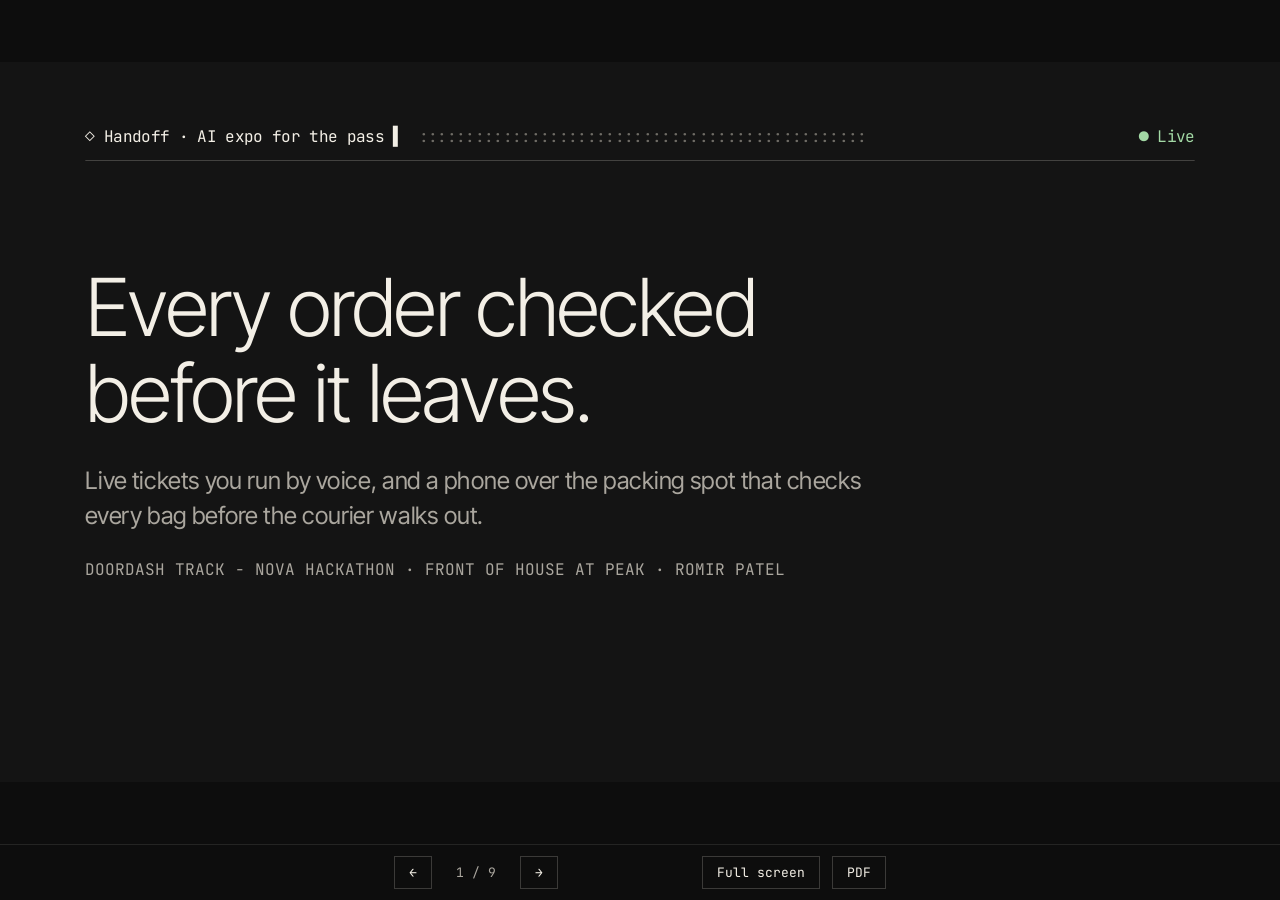
<file: docs/index.html>
<!doctype html>
<html lang="en"><head><meta charset="utf-8"><meta name="viewport" content="width=device-width, initial-scale=1">
<title>Handoff pitch · Romir Patel</title>
<meta name="description" content="Handoff: an AI expo for the pass. Live tickets you run by voice, and a phone that checks every bag before the courier walks out.">
<link rel="preconnect" href="https://fonts.googleapis.com"><link rel="preconnect" href="https://fonts.gstatic.com" crossorigin><link rel="stylesheet" href="https://fonts.googleapis.com/css2?family=Inter+Tight:wght@300;400;500;600&display=swap"><link rel="stylesheet" href="https://fonts.googleapis.com/css2?family=JetBrains+Mono:wght@400;500&display=swap">
<style>
*{margin:0;box-sizing:border-box}
html,body{height:100%;background:#0d0d0d;color:#f3efe6;overflow:hidden;font-family:'Inter Tight',Arial,sans-serif}
#stage{position:fixed;inset:0 0 56px 0;overflow:hidden}
#deck{width:1920px;height:1080px;position:absolute;left:50%;top:50%;transform-origin:center center}
#deck section{position:absolute;inset:0;width:1920px;height:1080px;overflow:hidden;opacity:0;visibility:hidden;transition:opacity .35s ease,visibility 0s .35s}
#deck section.on{opacity:1;visibility:visible;transition:opacity .35s ease}
nav{position:fixed;left:0;right:0;bottom:0;height:56px;display:flex;align-items:center;justify-content:center;gap:12px;padding:0 16px;
  font-family:'JetBrains Mono','Courier New',monospace;font-size:13px;color:#aaa69e;border-top:1px solid rgba(243,239,230,.1)}
nav button,nav a{background:none;border:1px solid rgba(243,239,230,.2);color:#f3efe6;font:inherit;padding:7px 14px;cursor:pointer;text-decoration:none}
nav button:hover,nav a:hover{border-color:#e9c27f;color:#e9c27f}
nav .count{min-width:64px;text-align:center}
nav .spacer{flex:1;max-width:120px}
@media (max-width:600px){nav{gap:8px}nav .spacer{display:none}nav button,nav a{padding:7px 10px}#full{display:none}}
@media print{nav{display:none}}
</style></head><body>
<div id="stage"><div id="deck">
<section id="cover" data-transition="fade" style="display:flex; flex-direction:column; gap:40px; justify-content:center; padding:128px; background:#141414">
  <div style="position:absolute; top:96px; right:128px; left:128px; display:flex; flex-direction:row; gap:24px; align-items:center; padding:0 0 20px; border-bottom:1px solid #f3efe647">
    <p style="font-family:'JetBrains Mono', 'Courier New', monospace; font-size:24px; white-space:nowrap; color:#f3efe6">◇ Handoff · AI expo for the pass ▌</p>
    <p style="flex:1; font-family:'JetBrains Mono', 'Courier New', monospace; font-size:24px; white-space:nowrap; color:#6f6c66">::::::::::::::::::::::::::::::::::::::::::::::::</p>
    <p style="font-family:'JetBrains Mono', 'Courier New', monospace; font-size:24px; white-space:nowrap; color:#a3d9a5">● Live</p>
  </div>
  <h1 style="font-family:'Inter Tight', Arial, sans-serif; font-size:120px; font-weight:300; line-height:1.08; letter-spacing:-4px; color:#f3efe6">Every order checked<br>before it leaves.</h1>
  <p style="width:1180px; font-family:'Inter Tight', Arial, sans-serif; font-size:36px; line-height:1.45; color:#aaa69e">Live tickets you run by voice, and a phone over the packing spot that checks every bag before the courier walks out.</p>
  <p style="font-family:'JetBrains Mono', 'Courier New', monospace; font-size:24px; letter-spacing:1px; text-transform:uppercase; color:#aaa69e">DoorDash Track - Nova hackathon · Front of house at peak · Romir Patel</p>
  
</section>

<section id="story" data-transition="fade" style="background:#141414;color:#f3efe6;font-family:'Inter Tight', Arial, sans-serif;padding:128px 128px 160px;display:grid;grid-template-columns:760px 1fr;gap:80px;align-items:center">
<div style="position:relative;width:760px;height:570px">
<img src="chipotle.webp" alt="The Chipotle order: three soft flour tortilla tacos with chicken, rice and black beans, and a kids meal tray with a quesadilla, rice, beans and chips, next to the paper bag. No drink." style="width:760px;height:570px;object-fit:cover;border:1px solid rgba(243,239,230,0.28)">
<p style="position:absolute;left:24px;top:500px;width:420px;font-family:'JetBrains Mono', 'Courier New', monospace;font-size:24px;color:#141414;background:#ef9580;padding:8px 14px;white-space:nowrap">× Soft shell · ordered hard</p>
<p style="position:absolute;left:470px;top:410px;width:266px;font-family:'JetBrains Mono', 'Courier New', monospace;font-size:24px;color:#141414;background:#ef9580;padding:8px 14px;white-space:nowrap">× No kids drink</p>
</div>
<div style="display:flex;flex-direction:column;gap:48px">
<div style="display:flex;flex-direction:column;gap:16px">
<p style="font-family:'JetBrains Mono', 'Courier New', monospace;font-size:24px;color:#aaa69e;text-transform:uppercase;letter-spacing:1px">Yesterday · my Chipotle order on DoorDash</p>
<h2 style="font-size:72px;font-weight:300;letter-spacing:-2px;line-height:1.1">I had this exact problem yesterday.</h2>
</div>
<div style="display:flex;flex-direction:column">
<div style="display:flex;flex-direction:row;align-items:center;justify-content:space-between;gap:24px;border-top:1px solid rgba(243,239,230,0.13);padding:32px 0">
<div style="display:flex;flex-direction:column;gap:8px">
<p style="font-family:'JetBrains Mono', 'Courier New', monospace;font-size:24px;color:#aaa69e">Ordered: hard shell tacos</p>
<p style="font-size:44px;font-weight:300;letter-spacing:-1px;color:#ef9580">Got soft shell.</p>
</div>
<p style="font-family:'JetBrains Mono', 'Courier New', monospace;font-size:24px;color:#141414;background:#a3d9a5;padding:10px 18px;white-space:nowrap">Would’ve been caught</p>
</div>
<div style="display:flex;flex-direction:row;align-items:center;justify-content:space-between;gap:24px;border-top:1px solid rgba(243,239,230,0.13);border-bottom:1px solid rgba(243,239,230,0.13);padding:32px 0">
<div style="display:flex;flex-direction:column;gap:8px">
<p style="font-family:'JetBrains Mono', 'Courier New', monospace;font-size:24px;color:#aaa69e">Ordered: kids meal</p>
<p style="font-size:44px;font-weight:300;letter-spacing:-1px;color:#ef9580">No drink in the bag.</p>
</div>
<p style="font-family:'JetBrains Mono', 'Courier New', monospace;font-size:24px;color:#141414;background:#a3d9a5;padding:10px 18px;white-space:nowrap">Would’ve been caught</p>
</div>
</div>
<p style="font-size:32px;line-height:1.45;color:#aaa69e">By the time I opened the bag, the courier was long gone. A ten-second look at the counter would have fixed both.</p>
</div>
<div style="position:absolute;left:128px;right:128px;bottom:64px;display:flex;flex-direction:row;justify-content:space-between;border-top:1px solid rgba(243,239,230,0.13);padding:16px 0 0">
<p style="font-family:'JetBrains Mono', 'Courier New', monospace;font-size:24px;color:#aaa69e">Handoff · AI expo for the pass</p>
<p style="font-family:'JetBrains Mono', 'Courier New', monospace;font-size:24px;color:#aaa69e">02</p>
</div>

</section>


<section id="problem" data-transition="fade" style="background:#141414;color:#f3efe6;font-family:'Inter Tight', Arial, sans-serif;padding:128px 128px 160px;display:flex;flex-direction:column;gap:56px">
<div style="display:flex;flex-direction:column;gap:16px">
<p style="font-family:'JetBrains Mono', 'Courier New', monospace;font-size:24px;color:#aaa69e;text-transform:uppercase;letter-spacing:1px">The problem · DoorDash’s two challenges</p>
<h2 style="font-size:72px;font-weight:300;letter-spacing:-2px;line-height:1.1">Timing and packing break at peak.</h2>
</div>
<div style="display:grid;grid-template-columns:1fr 1fr;border:1px solid rgba(243,239,230,0.13)">
<div style="display:flex;flex-direction:column;gap:20px;padding:48px;border-right:1px solid rgba(243,239,230,0.13)">
<p style="font-family:'JetBrains Mono', 'Courier New', monospace;font-size:24px;color:#e9c27f;text-transform:uppercase">01 · Prep timing</p>
<h3 style="font-size:40px;font-weight:400;letter-spacing:-1px;line-height:1.2">When should this order start cooking?</h3>
<p style="font-size:28px;line-height:1.5;color:#aaa69e">Orders arrive from different apps with different timing, and pickup times move. Start too early and food sits; too late and the Dasher waits.</p>
<p style="font-size:28px;line-height:1.5;color:#f3efe6;font-style:italic;border-top:1px solid rgba(243,239,230,0.13);padding:20px 0 0">How can AI help coordinate prep and timing?</p>
</div>
<div style="display:flex;flex-direction:column;gap:20px;padding:48px">
<p style="font-family:'JetBrains Mono', 'Courier New', monospace;font-size:24px;color:#ef9580;text-transform:uppercase">02 · Packing &amp; pickup</p>
<h3 style="font-size:40px;font-weight:400;letter-spacing:-1px;line-height:1.2">Is this bag right, and is it theirs?</h3>
<p style="font-size:28px;line-height:1.5;color:#aaa69e">Cooked isn’t done. Everything has to be packed right and handed to the right person, and every fix steals time from the next order.</p>
<p style="font-size:28px;line-height:1.5;color:#f3efe6;font-style:italic;border-top:1px solid rgba(243,239,230,0.13);padding:20px 0 0">How can AI make pickup more reliable, with less work for staff?</p>
</div>
</div>
<div style="position:absolute;left:128px;right:128px;bottom:64px;display:flex;flex-direction:row;justify-content:space-between;border-top:1px solid rgba(243,239,230,0.13);padding:16px 0 0">
<p style="font-family:'JetBrains Mono', 'Courier New', monospace;font-size:24px;color:#aaa69e">Handoff · AI expo for the pass</p>
<p style="font-family:'JetBrains Mono', 'Courier New', monospace;font-size:24px;color:#aaa69e">03</p>
</div>

</section>


<section id="solution" data-transition="fade" style="background:#141414;color:#f3efe6;font-family:'Inter Tight', Arial, sans-serif;padding:128px 128px 160px;display:flex;flex-direction:column;gap:48px">
<div style="display:flex;flex-direction:column;gap:16px">
<p style="font-family:'JetBrains Mono', 'Courier New', monospace;font-size:24px;color:#aaa69e;text-transform:uppercase;letter-spacing:1px">Our solution, put simply</p>
<h2 style="font-size:72px;font-weight:300;letter-spacing:-2px;line-height:1.1">One rail. Run by voice. Timed to the Dasher.</h2>
</div>
<div style="display:grid;grid-template-columns:1fr 1fr;border:1px solid rgba(243,239,230,0.13)">
<div style="display:flex;flex-direction:column;gap:16px;padding:40px;border-right:1px solid rgba(243,239,230,0.13);border-bottom:1px solid rgba(243,239,230,0.13);">
<p style="font-family:'JetBrains Mono', 'Courier New', monospace;font-size:24px;color:#e9c27f;text-transform:uppercase">01 · One rail</p>
<h3 style="font-size:40px;font-weight:400;letter-spacing:-1px;line-height:1.2">Every app in one place.</h3>
<p style="font-size:28px;line-height:1.5;color:#aaa69e">DoorDash, Uber Eats, phone and walk-in orders on one live ticket rail.</p>
</div>
<div style="display:flex;flex-direction:column;gap:16px;padding:40px;border-bottom:1px solid rgba(243,239,230,0.13);">
<p style="font-family:'JetBrains Mono', 'Courier New', monospace;font-size:24px;color:#e9c27f;text-transform:uppercase">02 · Fully by voice</p>
<h3 style="font-size:40px;font-weight:400;letter-spacing:-1px;line-height:1.2">No hands on a screen.</h3>
<p style="font-size:28px;line-height:1.5;color:#aaa69e">“New order for table 2…”, “what’s late?”, “start all the medium rare steaks.”</p>
</div>
<div style="display:flex;flex-direction:column;gap:16px;padding:40px;border-right:1px solid rgba(243,239,230,0.13);">
<p style="font-family:'JetBrains Mono', 'Courier New', monospace;font-size:24px;color:#e9c27f;text-transform:uppercase">03 · Smart timers</p>
<h3 style="font-size:40px;font-weight:400;letter-spacing:-1px;line-height:1.2">Timers set themselves.</h3>
<p style="font-size:28px;line-height:1.5;color:#aaa69e">From the dish and the doneness: a medium-rare ribeye gets 15 minutes.</p>
</div>
<div style="display:flex;flex-direction:column;gap:16px;padding:40px;">
<p style="font-family:'JetBrains Mono', 'Courier New', monospace;font-size:24px;color:#e9c27f;text-transform:uppercase">04 · Follows the courier</p>
<h3 style="font-size:40px;font-weight:400;letter-spacing:-1px;line-height:1.2">Start times update live.</h3>
<p style="font-size:28px;line-height:1.5;color:#aaa69e">Each ticket counts down to when to start, and moves when the Dasher runs early or late.</p>
</div>
</div>
<p style="font-family:'JetBrains Mono', 'Courier New', monospace;font-size:24px;color:#e9c27f;text-transform:uppercase;letter-spacing:1px">→ DoorDash challenge 01: prep timing</p>
<div style="position:absolute;left:128px;right:128px;bottom:64px;display:flex;flex-direction:row;justify-content:space-between;border-top:1px solid rgba(243,239,230,0.13);padding:16px 0 0">
<p style="font-family:'JetBrains Mono', 'Courier New', monospace;font-size:24px;color:#aaa69e">Handoff · AI expo for the pass</p>
<p style="font-family:'JetBrains Mono', 'Courier New', monospace;font-size:24px;color:#aaa69e">04</p>
</div>

</section>

<section id="timing" data-transition="fade" style="background:#141414;color:#f3efe6;font-family:'Inter Tight', Arial, sans-serif;padding:128px 128px 160px;display:flex;flex-direction:column;gap:44px">
<div style="display:flex;flex-direction:column;gap:16px">
<p style="font-family:'JetBrains Mono', 'Courier New', monospace;font-size:24px;color:#aaa69e;text-transform:uppercase;letter-spacing:1px">Live start times</p>
<h2 style="font-size:72px;font-weight:300;letter-spacing:-2px;line-height:1.1">Every ticket knows when to start.</h2>
</div>
<div style="display:flex;flex-direction:row;gap:16px;align-items:stretch">
<div style="flex:1;display:flex;flex-direction:column;gap:12px;padding:36px;border:1px solid rgba(243,239,230,0.13);background:#1a1a1a">
<p style="font-family:'JetBrains Mono', 'Courier New', monospace;font-size:24px;color:#aaa69e;text-transform:uppercase">Dasher arrives</p>
<p style="font-size:56px;font-weight:300;letter-spacing:-1px;line-height:1.1;color:#f3efe6">in 21 min</p>
<p style="font-size:26px;line-height:1.4;color:#aaa69e">Order 45 · DoorDash</p>
</div>
<p style="width:56px;align-self:center;font-family:'JetBrains Mono', 'Courier New', monospace;font-size:44px;color:#aaa69e;text-align:center">−</p>
<div style="flex:1;display:flex;flex-direction:column;gap:12px;padding:36px;border:1px solid rgba(243,239,230,0.13);background:#1a1a1a">
<p style="font-family:'JetBrains Mono', 'Courier New', monospace;font-size:24px;color:#aaa69e;text-transform:uppercase">Cook + pack</p>
<p style="font-size:56px;font-weight:300;letter-spacing:-1px;line-height:1.1;color:#f3efe6">15 + 2 min</p>
<p style="font-size:26px;line-height:1.4;color:#aaa69e">Medium-rare ribeye, then bagging</p>
</div>
<p style="width:56px;align-self:center;font-family:'JetBrains Mono', 'Courier New', monospace;font-size:44px;color:#aaa69e;text-align:center">=</p>
<div style="flex:1;display:flex;flex-direction:column;gap:12px;padding:36px;border:1px solid #e9c27f;background:#1a1a1a">
<p style="font-family:'JetBrains Mono', 'Courier New', monospace;font-size:24px;color:#aaa69e;text-transform:uppercase">Start</p>
<p style="font-size:56px;font-weight:300;letter-spacing:-1px;line-height:1.1;color:#e9c27f">in 4 min</p>
<p style="font-size:26px;line-height:1.4;color:#aaa69e">The laptop calls it out on time.</p>
</div>
</div>
<div style="display:flex;flex-direction:row;gap:24px;align-items:center;border-top:1px solid rgba(243,239,230,0.13);padding:32px 0 0">
<p style="font-family:'JetBrains Mono', 'Courier New', monospace;font-size:24px;color:#ef9580;white-space:nowrap">Dasher 10 min late?</p>
<p style="flex:1;font-size:32px;line-height:1.4;color:#f3efe6">“Dasher for order 45 is running 10 minutes late.”</p>
<p style="font-size:40px;font-weight:300;color:#e9c27f;white-space:nowrap">→ Start in 14 min</p>
</div>
<div style="position:absolute;left:128px;right:128px;bottom:64px;display:flex;flex-direction:row;justify-content:space-between;border-top:1px solid rgba(243,239,230,0.13);padding:16px 0 0">
<p style="font-family:'JetBrains Mono', 'Courier New', monospace;font-size:24px;color:#aaa69e">Handoff · AI expo for the pass</p>
<p style="font-family:'JetBrains Mono', 'Courier New', monospace;font-size:24px;color:#aaa69e">05</p>
</div>

</section>

<section id="demo-voice" data-transition="fade" style="background:#101010;color:#f3efe6;font-family:'Inter Tight', Arial, sans-serif;padding:96px 128px 160px;display:flex;flex-direction:row;gap:56px;align-items:center">
<div style="width:352px;display:flex;flex-direction:column;gap:32px">
<div style="display:flex;flex-direction:column;gap:16px">
<p style="font-family:'JetBrains Mono', 'Courier New', monospace;font-size:24px;color:#e9c27f;text-transform:uppercase;letter-spacing:1px">Recorded · the real app</p>
<h2 style="font-size:56px;font-weight:300;letter-spacing:-1.5px;line-height:1.1">Watch it run by voice.</h2>
</div>
<p style="font-size:26px;line-height:1.4;color:#aaa69e;border-top:1px solid rgba(243,239,230,0.13);padding:16px 0 0">Each caption is a sentence said at the pass; green is what the app says back.</p><p style="font-size:26px;line-height:1.4;color:#f3efe6;border-top:1px solid rgba(243,239,230,0.13);padding:16px 0 0">No taps. The rail updates as you talk.</p>
</div>
<video src="voice.mp4" poster="voice.jpg" aria-label="Screen recording of the Handoff dashboard: spoken commands with captions start timers, delay a Dasher, add a table order, and filter late tickets" style="width:1256px;height:707px;object-fit:contain;border:1px solid rgba(243,239,230,0.28);background:#000" muted loop playsinline preload="auto"></video>
<div style="position:absolute;left:128px;right:128px;bottom:64px;display:flex;flex-direction:row;justify-content:space-between;border-top:1px solid rgba(243,239,230,0.13);padding:16px 0 0">
<p style="font-family:'JetBrains Mono', 'Courier New', monospace;font-size:24px;color:#aaa69e">Handoff · AI expo for the pass</p>
<p style="font-family:'JetBrains Mono', 'Courier New', monospace;font-size:24px;color:#aaa69e">06</p>
</div>

</section>

<section id="camera" data-transition="fade" style="background:#141414;color:#f3efe6;font-family:'Inter Tight', Arial, sans-serif;padding:128px 128px 160px;display:flex;flex-direction:column;gap:44px">
<div style="display:flex;flex-direction:column;gap:16px">
<p style="font-family:'JetBrains Mono', 'Courier New', monospace;font-size:24px;color:#ef9580;text-transform:uppercase;letter-spacing:1px">Fixing yesterday’s order</p>
<h2 style="font-size:72px;font-weight:300;letter-spacing:-2px;line-height:1.1">A phone that checks every bag.</h2>
</div>
<div style="display:flex;flex-direction:row;gap:12px;align-items:stretch">
<div style="flex:1;display:flex;flex-direction:column;gap:12px;padding:32px;border:1px solid rgba(243,239,230,0.13);background:#1a1a1a">
<p style="font-family:'JetBrains Mono', 'Courier New', monospace;font-size:24px;color:#aaa69e">01 · Phone</p>
<h3 style="font-size:36px;font-weight:400;line-height:1.2">Slide the bag under</h3>
<p style="font-size:26px;line-height:1.4;color:#aaa69e">Any phone over the packing spot. It snaps when the bag holds still.</p>
</div>
<p style="width:56px;align-self:center;font-family:'JetBrains Mono', 'Courier New', monospace;font-size:44px;color:#aaa69e;text-align:center">→</p>
<div style="flex:1;display:flex;flex-direction:column;gap:12px;padding:32px;border:1px solid #e9c27f;background:#1a1a1a">
<p style="font-family:'JetBrains Mono', 'Courier New', monospace;font-size:24px;color:#e9c27f">02 · Claude Sonnet</p>
<h3 style="font-size:36px;font-weight:400;line-height:1.2">Reads the photo</h3>
<p style="font-size:26px;line-height:1.4;color:#aaa69e">Names each dish, only from this restaurant’s menu.</p>
</div>
<p style="width:56px;align-self:center;font-family:'JetBrains Mono', 'Courier New', monospace;font-size:44px;color:#aaa69e;text-align:center">→</p>
<div style="flex:1;display:flex;flex-direction:column;gap:12px;padding:32px;border:1px solid rgba(243,239,230,0.13);background:#1a1a1a">
<p style="font-family:'JetBrains Mono', 'Courier New', monospace;font-size:24px;color:#aaa69e">03 · Code</p>
<h3 style="font-size:36px;font-weight:400;line-height:1.2">Checks the ticket</h3>
<p style="font-size:26px;line-height:1.4;color:#aaa69e">Finds the order. Lists what’s missing or extra.</p>
</div>
<p style="width:56px;align-self:center;font-family:'JetBrains Mono', 'Courier New', monospace;font-size:44px;color:#aaa69e;text-align:center">→</p>
<div style="flex:1;display:flex;flex-direction:column;gap:12px;padding:32px;border:1px solid rgba(243,239,230,0.13);background:#1a1a1a">
<p style="font-family:'JetBrains Mono', 'Courier New', monospace;font-size:24px;color:#aaa69e">04 · Out loud</p>
<h3 style="font-size:36px;font-weight:400;line-height:1.2">Go or hold</h3>
<p style="font-size:26px;line-height:1.4;color:#aaa69e">“Good to go, John.” Or: “Missing fountain soda.”</p>
</div>
</div>
<div style="display:flex;flex-direction:row;gap:48px;align-items:center;border-top:1px solid rgba(243,239,230,0.13);padding:28px 0 0">
<p style="font-size:28px;color:#f3efe6;white-space:nowrap"><span style="color:#e9c27f">~4 s</span> a bag, no buttons</p>
<p style="font-size:28px;color:#aaa69e;white-space:nowrap">Offline? It reads printed codes.</p>
<p style="flex:1"></p>
<p style="font-family:'JetBrains Mono', 'Courier New', monospace;font-size:24px;color:#e9c27f;border:2px dashed #e9c27f;padding:10px 18px;white-space:nowrap">Next · Gemma, post-trained, on the phone</p>
</div>
<div style="position:absolute;left:128px;right:128px;bottom:64px;display:flex;flex-direction:row;justify-content:space-between;border-top:1px solid rgba(243,239,230,0.13);padding:16px 0 0">
<p style="font-family:'JetBrains Mono', 'Courier New', monospace;font-size:24px;color:#aaa69e">Handoff · AI expo for the pass</p>
<p style="font-family:'JetBrains Mono', 'Courier New', monospace;font-size:24px;color:#aaa69e">07</p>
</div>

</section>

<section id="demo-camera" data-transition="fade" style="background:#101010;color:#f3efe6;font-family:'Inter Tight', Arial, sans-serif;padding:96px 128px 160px;display:flex;flex-direction:row;gap:56px;align-items:center">
<div style="width:352px;display:flex;flex-direction:column;gap:32px">
<div style="display:flex;flex-direction:column;gap:16px">
<p style="font-family:'JetBrains Mono', 'Courier New', monospace;font-size:24px;color:#e9c27f;text-transform:uppercase;letter-spacing:1px">Recorded · my real order</p>
<h2 style="font-size:56px;font-weight:300;letter-spacing:-1.5px;line-height:1.1">It catches the missing drink.</h2>
</div>
<p style="font-size:26px;line-height:1.4;color:#aaa69e;border-top:1px solid rgba(243,239,230,0.13);padding:16px 0 0"><span style="color:#ef9580">× No kids drink</span> → caught live in 3.7&#160;s: “Missing Fountain Soda.”</p><p style="font-size:26px;line-height:1.4;color:#aaa69e;border-top:1px solid rgba(243,239,230,0.13);padding:16px 0 0"><span style="color:#ef9580">× Soft shell, ordered hard</span> → same check, once shell type is a menu option. Next on our list.</p>
</div>
<video src="camera.mp4" poster="camera.jpg" aria-label="Screen recording: the photo of the Chipotle order slides under the phone; the pass camera flags Romir Patel’s DoorDash order 66 as missing a fountain soda, and the laptop ticket turns red" style="width:1256px;height:707px;object-fit:contain;border:1px solid rgba(243,239,230,0.28);background:#000" muted loop playsinline preload="auto"></video>
<div style="position:absolute;left:128px;right:128px;bottom:64px;display:flex;flex-direction:row;justify-content:space-between;border-top:1px solid rgba(243,239,230,0.13);padding:16px 0 0">
<p style="font-family:'JetBrains Mono', 'Courier New', monospace;font-size:24px;color:#aaa69e">Handoff · AI expo for the pass</p>
<p style="font-family:'JetBrains Mono', 'Courier New', monospace;font-size:24px;color:#aaa69e">08</p>
</div>

</section>

<section id="close" data-transition="fade" style="background:#f3efe6;color:#141414;font-family:'Inter Tight', Arial, sans-serif;padding:128px;display:flex;flex-direction:column;justify-content:center;gap:48px">
<p style="font-family:'JetBrains Mono', 'Courier New', monospace;font-size:24px;color:#5c5954;text-transform:uppercase;letter-spacing:1px">◇ Handoff</p>
<h1 style="font-size:136px;font-weight:300;letter-spacing:-5px;line-height:1.05;width:1500px">Now, for a live demonstration!</h1>
<p style="font-family:'JetBrains Mono', 'Courier New', monospace;font-size:24px;color:#5c5954">Romir Patel</p>

</section>


</div></div>
<nav><button id="prev" aria-label="Previous slide">←</button><span class="count" id="count"></span><button id="next" aria-label="Next slide">→</button>
<span class="spacer"></span><button id="full">Full screen</button><a href="Handoff-pitch-Romir-Patel.pdf" download>PDF</a></nav>
<script>
const slides=[...document.querySelectorAll('#deck section')], deck=document.getElementById('deck'), stage=document.getElementById('stage');
let i=Math.min(Math.max((parseInt(location.hash.slice(1))||1)-1,0),slides.length-1);
function fit(){const s=Math.min(stage.clientWidth/1920,stage.clientHeight/1080);deck.style.transform='translate(-50%,-50%) scale('+s+')';}
function go(n){i=Math.min(Math.max(n,0),slides.length-1);slides.forEach((s,k)=>s.classList.toggle('on',k===i));
  document.querySelectorAll('#deck video').forEach(v=>{if(v.closest('section')===slides[i]){v.currentTime=0;v.play().catch(()=>{})}else v.pause()});
  document.getElementById('count').textContent=(i+1)+' / '+slides.length;history.replaceState(null,'','#'+(i+1));}
document.getElementById('prev').onclick=()=>go(i-1);document.getElementById('next').onclick=()=>go(i+1);
document.getElementById('full').onclick=()=>document.fullscreenElement?document.exitFullscreen():document.documentElement.requestFullscreen();
addEventListener('keydown',e=>{if(['ArrowRight','PageDown',' ','Enter'].includes(e.key)){e.preventDefault();go(i+1)}
  else if(['ArrowLeft','PageUp','Backspace'].includes(e.key)){e.preventDefault();go(i-1)}
  else if(e.key==='Home')go(0);else if(e.key==='End')go(slides.length-1);else if(e.key==='f')document.getElementById('full').click();});
stage.addEventListener('click',e=>go(e.clientX<innerWidth/3?i-1:i+1));
let tx=null;addEventListener('touchstart',e=>tx=e.touches[0].clientX,{passive:true});
addEventListener('touchend',e=>{if(tx===null)return;const d=e.changedTouches[0].clientX-tx;if(Math.abs(d)>40)go(d<0?i+1:i-1);tx=null;});
addEventListener('resize',fit);fit();go(i);
</script></body></html>
</file>
